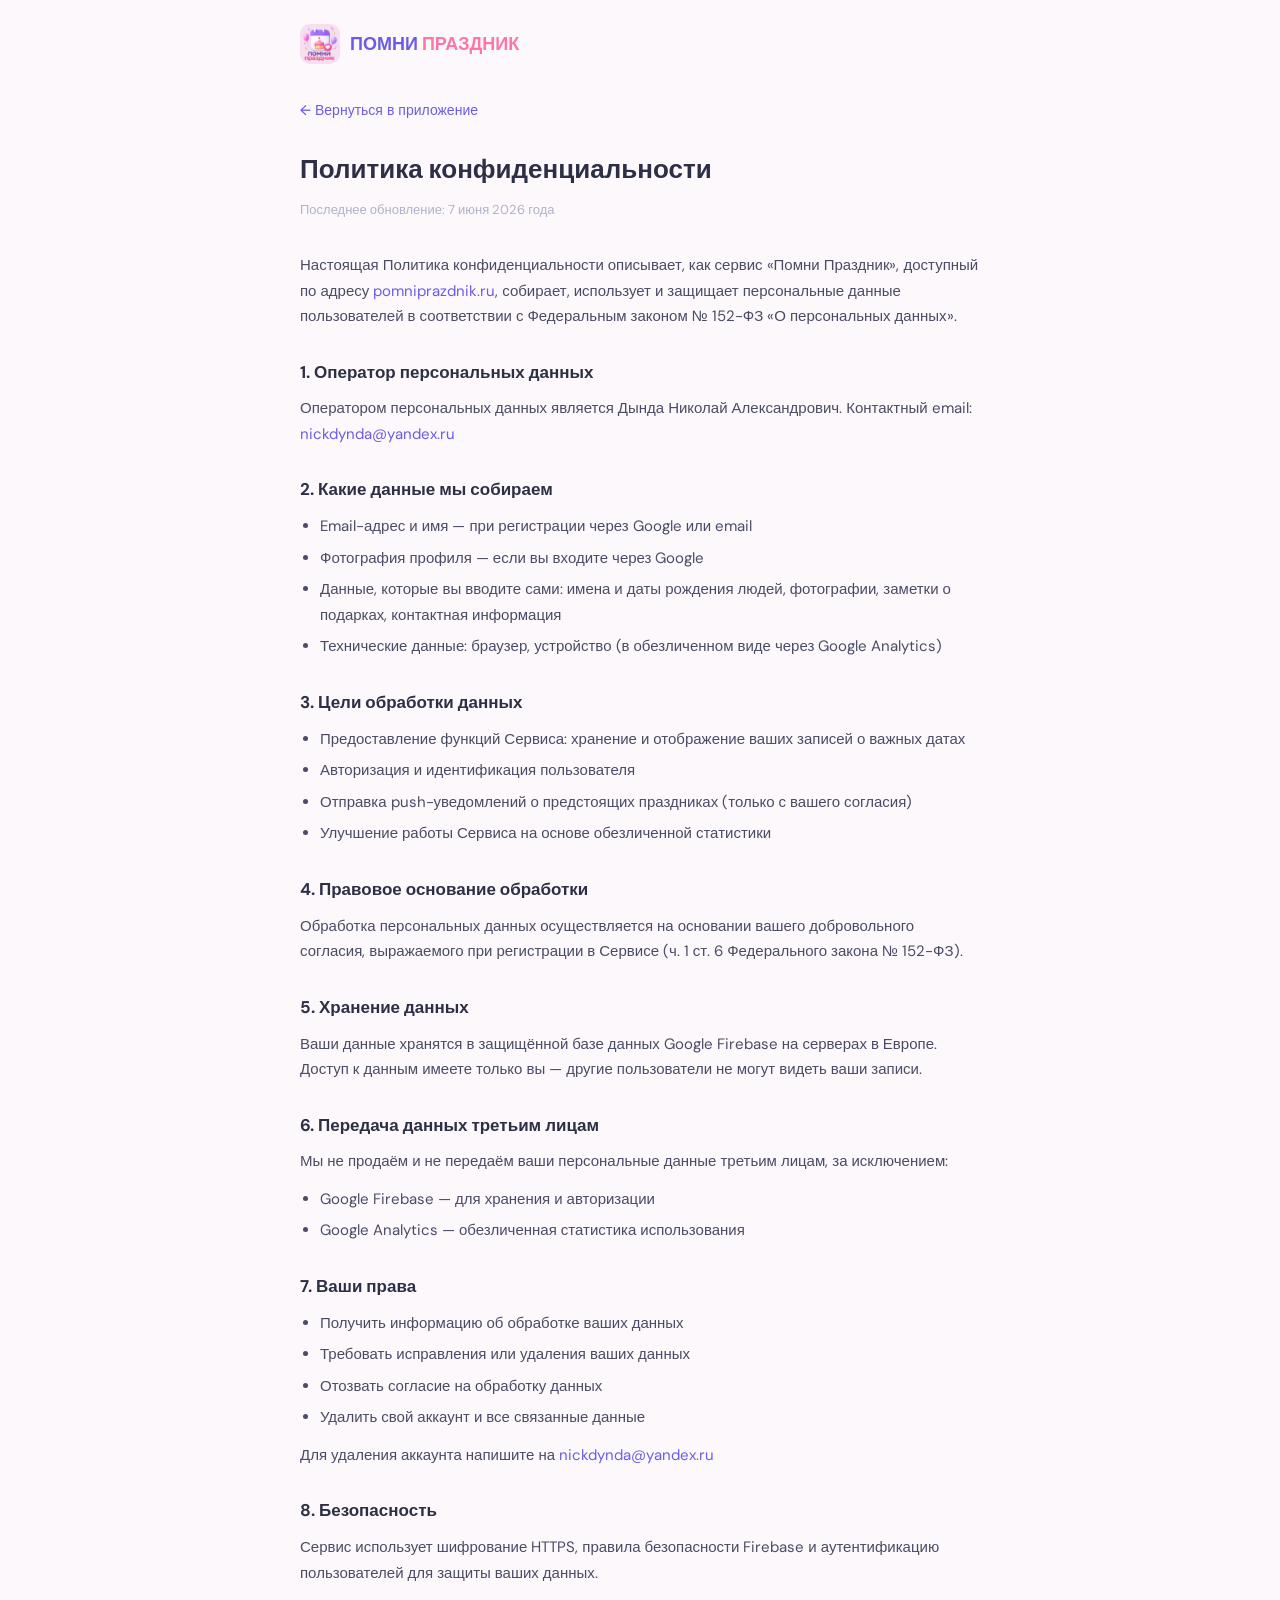
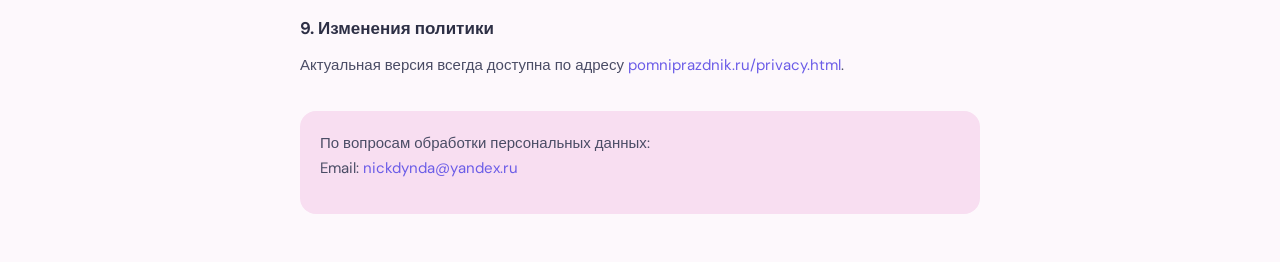
<file: privacy.html>
<!DOCTYPE html>
<html lang="ru">
<head>
  <meta charset="UTF-8">
  <meta name="viewport" content="width=device-width, initial-scale=1.0">
  <title>Политика конфиденциальности — Помни Праздник</title>
  <link rel="preconnect" href="https://fonts.googleapis.com">
  <link href="https://fonts.googleapis.com/css2?family=DM+Sans:wght@400;500;600;700&display=swap" rel="stylesheet">
  <style>
    *{box-sizing:border-box;margin:0;padding:0}
    body{font-family:'DM Sans',sans-serif;background:#fdf8fc;color:#2d2f45;line-height:1.7;padding:24px 16px 48px}
    .wrap{max-width:680px;margin:0 auto}
    .logo{display:flex;align-items:center;gap:10px;margin-bottom:32px}
    .logo img{width:40px;height:40px;border-radius:10px}
    .logo-pomni{color:#6B5CE7;font-weight:700;font-size:18px}
    .logo-prazdnik{color:#FE76A7;font-weight:700;font-size:18px}
    h1{font-size:26px;font-weight:700;margin-bottom:8px}
    .date{font-size:13px;color:#b0b2c8;margin-bottom:32px}
    h2{font-size:17px;font-weight:700;margin:28px 0 10px}
    p{font-size:15px;color:#4a4c65;margin-bottom:12px}
    ul{padding-left:20px;margin-bottom:12px}
    li{font-size:15px;color:#4a4c65;margin-bottom:6px}
    .contact{background:#F8DEF1;border-radius:16px;padding:20px;margin-top:32px}
    a{color:#6B5CE7;text-decoration:none}
    a:hover{text-decoration:underline}
    .back{display:inline-flex;align-items:center;gap:6px;color:#6B5CE7;font-size:14px;font-weight:500;margin-bottom:24px}
  </style>
</head>
<body>
<div class="wrap">
  <div class="logo">
    <img src="img/icon-192.png" alt="Помни Праздник">
    <div><span class="logo-pomni">ПОМНИ</span> <span class="logo-prazdnik">ПРАЗДНИК</span></div>
  </div>

  <a href="/" class="back">← Вернуться в приложение</a>

  <h1>Политика конфиденциальности</h1>
  <div class="date">Последнее обновление: 7 июня 2026 года</div>

  <p>Настоящая Политика конфиденциальности описывает, как сервис «Помни Праздник», доступный по адресу <a href="https://pomniprazdnik.ru">pomniprazdnik.ru</a>, собирает, использует и защищает персональные данные пользователей в соответствии с Федеральным законом № 152-ФЗ «О персональных данных».</p>

  <h2>1. Оператор персональных данных</h2>
  <p>Оператором персональных данных является Дында Николай Александрович. Контактный email: <a href="mailto:nickdynda@yandex.ru">nickdynda@yandex.ru</a></p>

  <h2>2. Какие данные мы собираем</h2>
  <ul>
    <li>Email-адрес и имя — при регистрации через Google или email</li>
    <li>Фотография профиля — если вы входите через Google</li>
    <li>Данные, которые вы вводите сами: имена и даты рождения людей, фотографии, заметки о подарках, контактная информация</li>
    <li>Технические данные: браузер, устройство (в обезличенном виде через Google Analytics)</li>
  </ul>

  <h2>3. Цели обработки данных</h2>
  <ul>
    <li>Предоставление функций Сервиса: хранение и отображение ваших записей о важных датах</li>
    <li>Авторизация и идентификация пользователя</li>
    <li>Отправка push-уведомлений о предстоящих праздниках (только с вашего согласия)</li>
    <li>Улучшение работы Сервиса на основе обезличенной статистики</li>
  </ul>

  <h2>4. Правовое основание обработки</h2>
  <p>Обработка персональных данных осуществляется на основании вашего добровольного согласия, выражаемого при регистрации в Сервисе (ч. 1 ст. 6 Федерального закона № 152-ФЗ).</p>

  <h2>5. Хранение данных</h2>
  <p>Ваши данные хранятся в защищённой базе данных Google Firebase на серверах в Европе. Доступ к данным имеете только вы — другие пользователи не могут видеть ваши записи.</p>

  <h2>6. Передача данных третьим лицам</h2>
  <p>Мы не продаём и не передаём ваши персональные данные третьим лицам, за исключением:</p>
  <ul>
    <li>Google Firebase — для хранения и авторизации</li>
    <li>Google Analytics — обезличенная статистика использования</li>
  </ul>

  <h2>7. Ваши права</h2>
  <ul>
    <li>Получить информацию об обработке ваших данных</li>
    <li>Требовать исправления или удаления ваших данных</li>
    <li>Отозвать согласие на обработку данных</li>
    <li>Удалить свой аккаунт и все связанные данные</li>
  </ul>
  <p>Для удаления аккаунта напишите на <a href="mailto:nickdynda@yandex.ru">nickdynda@yandex.ru</a></p>

  <h2>8. Безопасность</h2>
  <p>Сервис использует шифрование HTTPS, правила безопасности Firebase и аутентификацию пользователей для защиты ваших данных.</p>

  <h2>9. Изменения политики</h2>
  <p>Актуальная версия всегда доступна по адресу <a href="https://pomniprazdnik.ru/privacy.html">pomniprazdnik.ru/privacy.html</a>.</p>

  <div class="contact">
    <p>По вопросам обработки персональных данных:<br>
    Email: <a href="mailto:nickdynda@yandex.ru">nickdynda@yandex.ru</a></p>
  </div>
</div>
</body>
</html>
</file>
